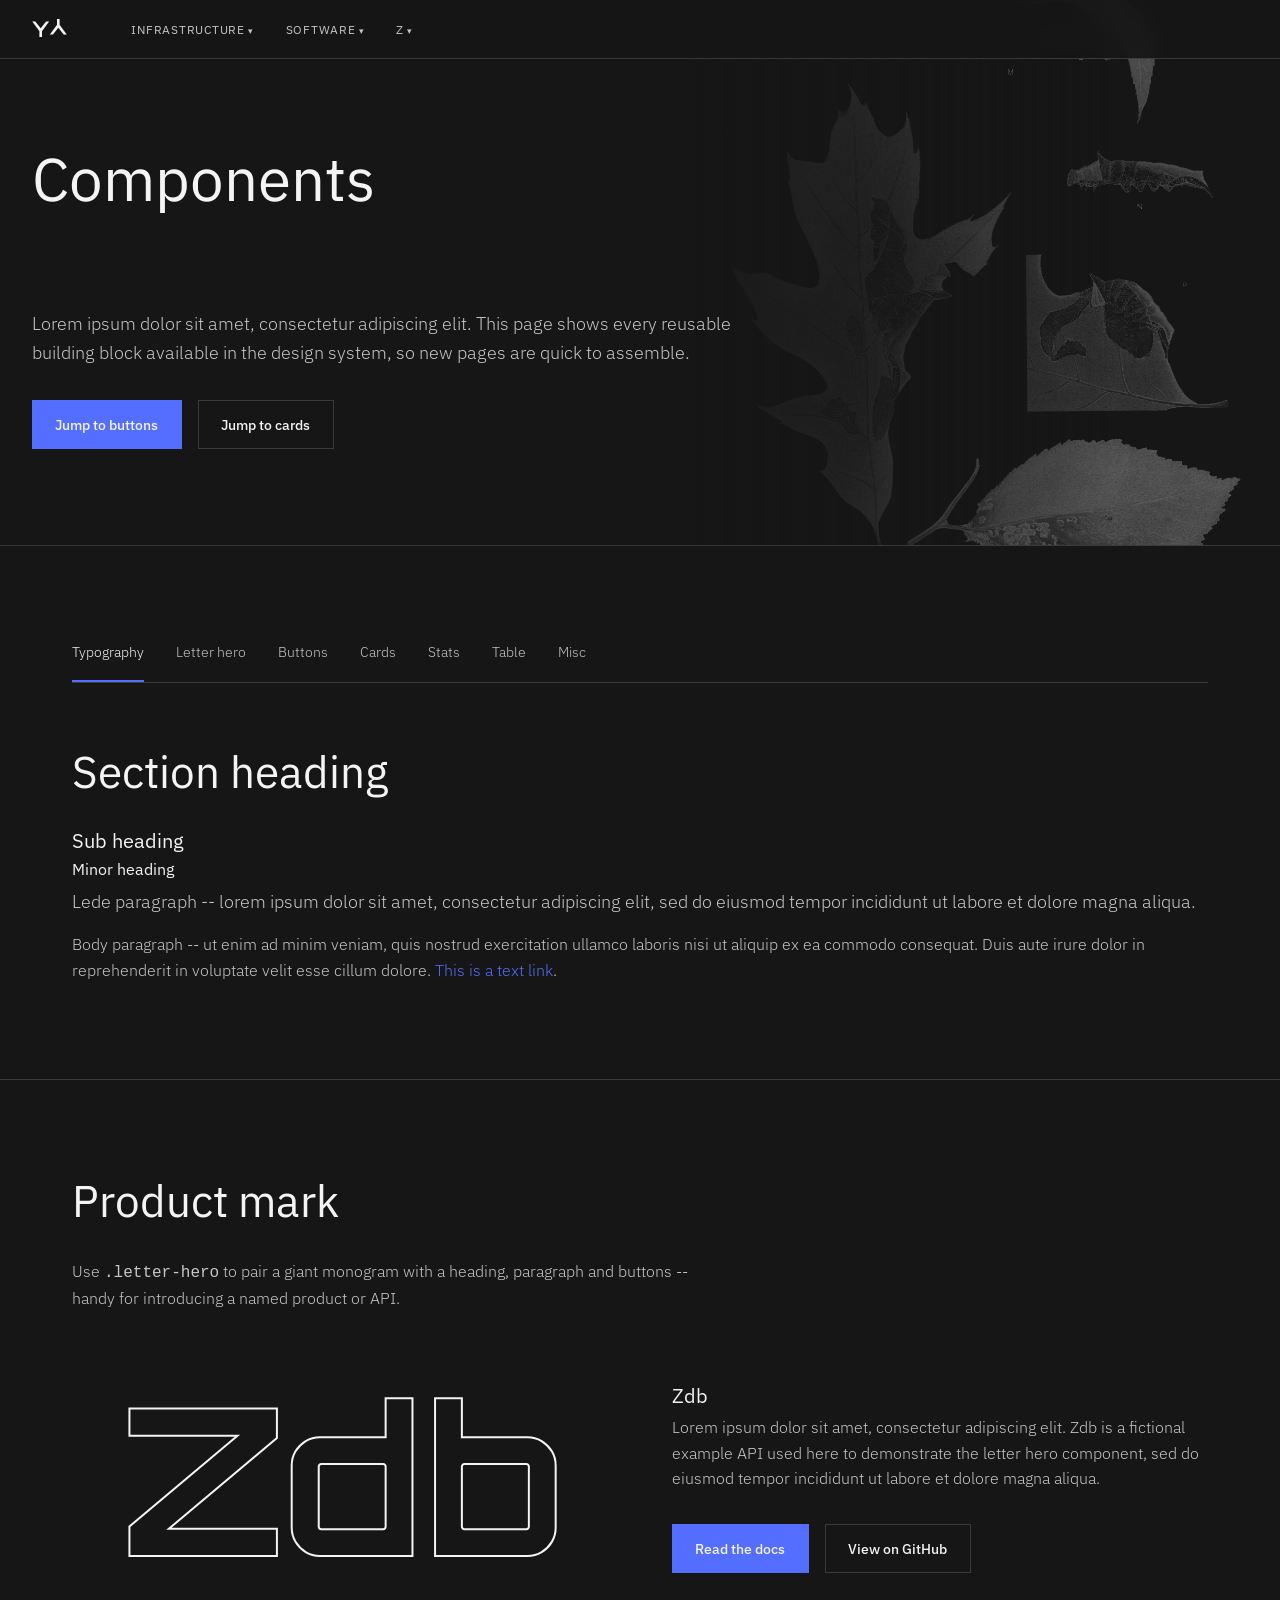
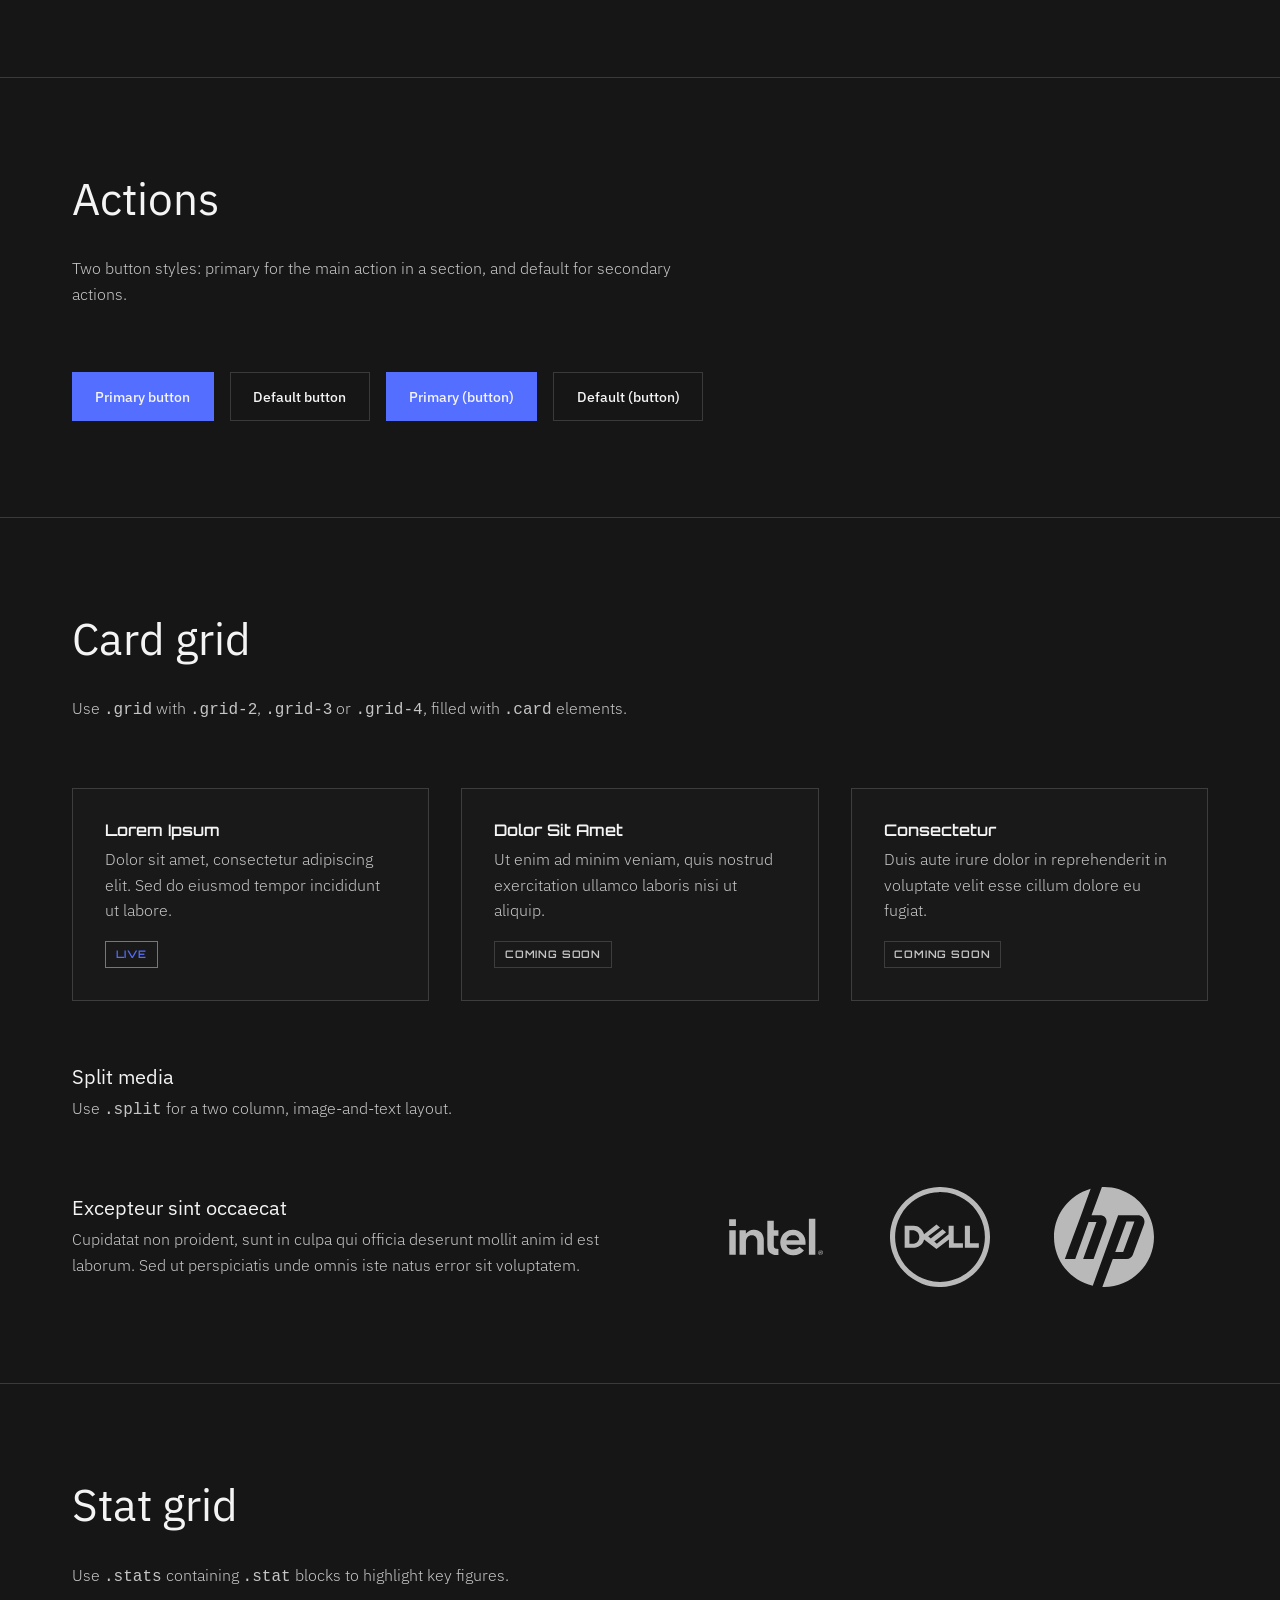
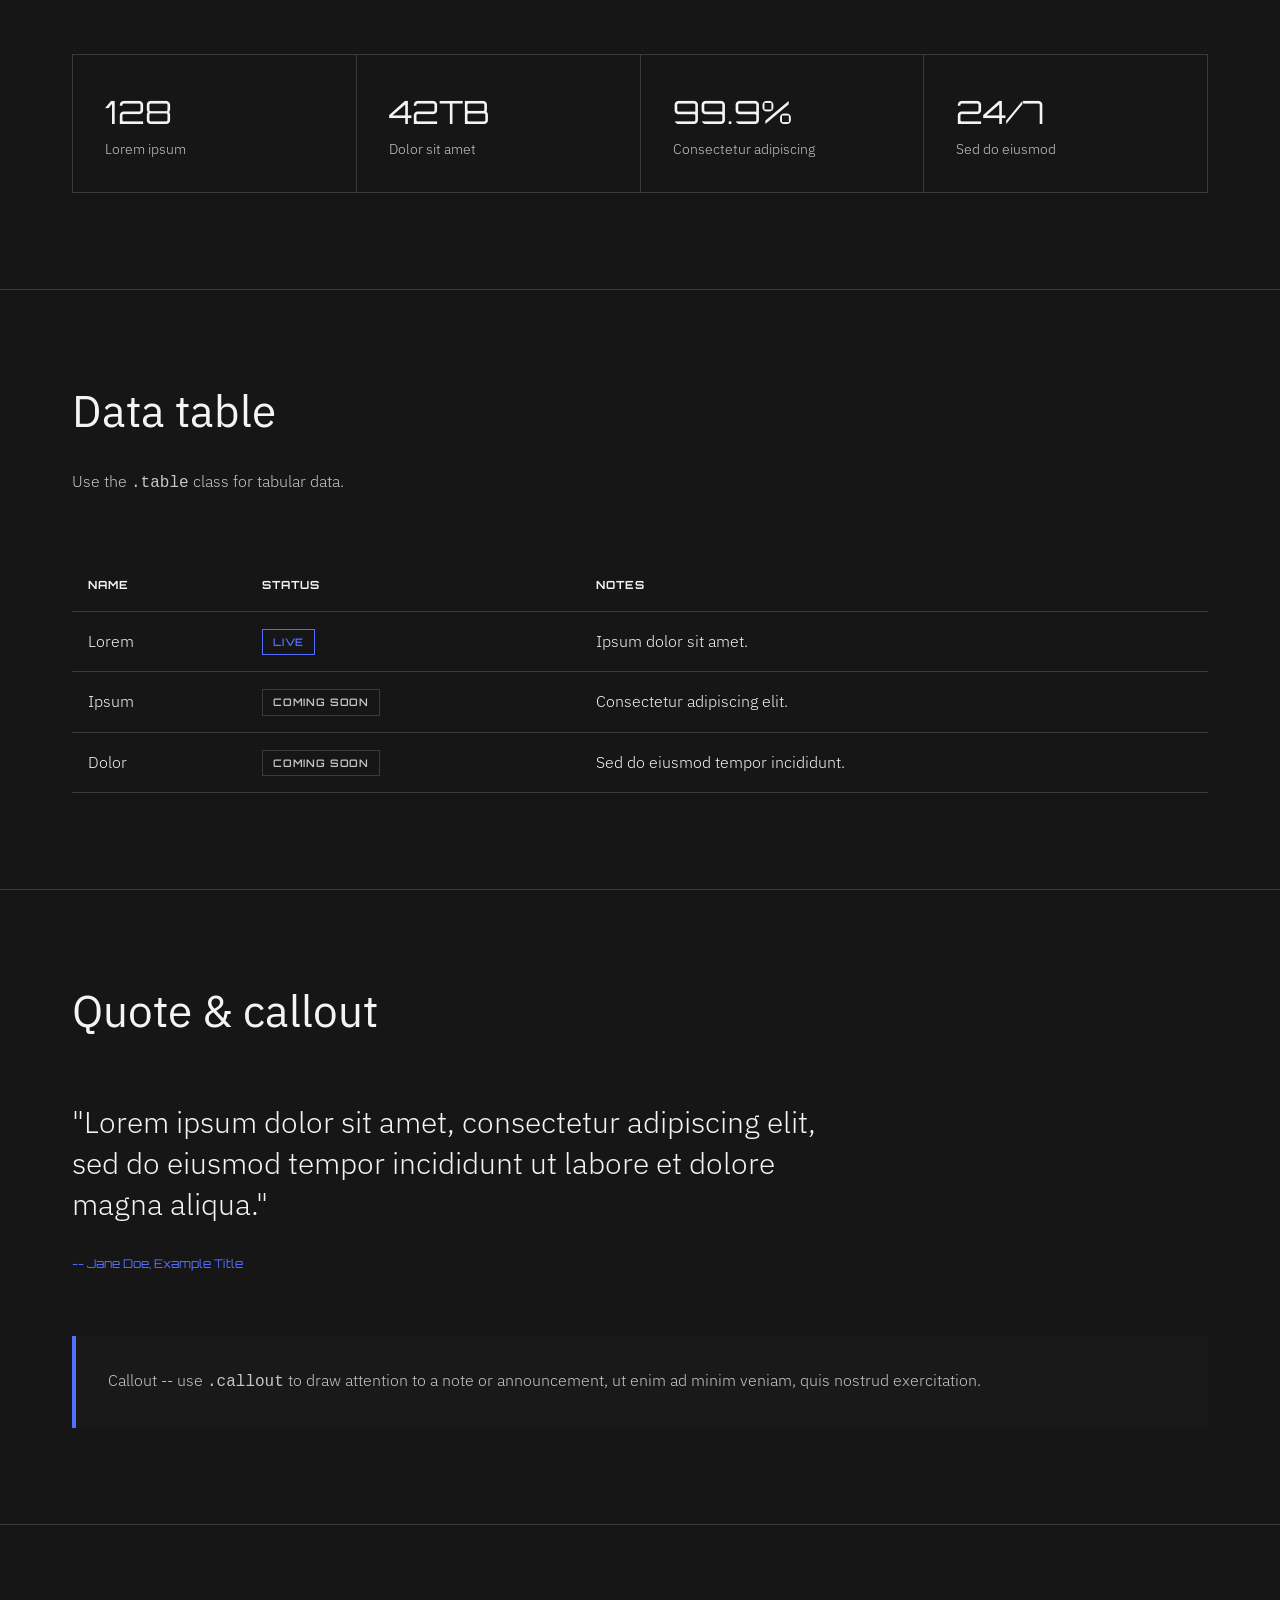
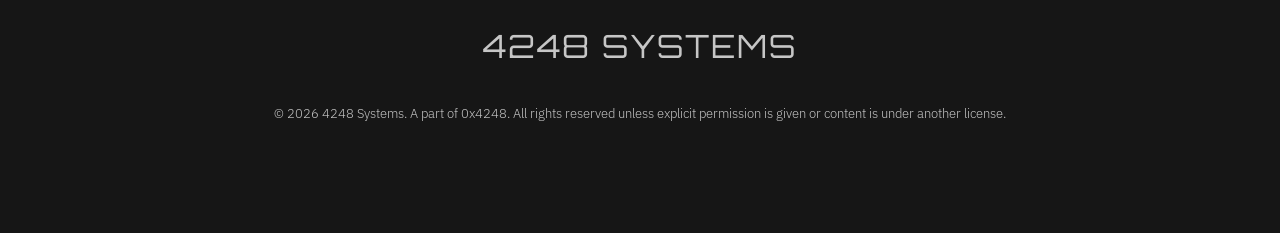
<file: components.html>
<!DOCTYPE html>
<html lang="en">
<head>
  <meta charset="UTF-8">
  <meta name="viewport" content="width=device-width, initial-scale=1.0">
  <title>Components | 4248 Systems</title>
  <link rel="preconnect" href="https://fonts.googleapis.com">
  <link rel="preconnect" href="https://fonts.gstatic.com" crossorigin>
  <link href="https://fonts.googleapis.com/css2?family=IBM+Plex+Sans:wght@300;400;500;600&family=Orbitron:wght@400;600;700&display=swap" rel="stylesheet">
  <link rel="stylesheet" href="style.css">
</head>
<body>

  <div id="nav"></div>

  <header class="hero">
    <div class="hero-art" style="--hero-art: url('/img/leaves.jpg')" aria-hidden="true"></div>
    <div class="hero-inner">
      <h1>Components</h1>
      <p class="lede">Lorem ipsum dolor sit amet, consectetur adipiscing elit. This page shows every reusable building block available in the design system, so new pages are quick to assemble.</p>
      <div class="hero-actions">
        <a href="#buttons" class="btn btn-primary">Jump to buttons</a>
        <a href="#cards" class="btn">Jump to cards</a>
      </div>
    </div>
  </header>

  <section class="section reveal">
    <div class="container">
      <div class="tabs">
        <a href="#typography" aria-current="page">Typography</a>
        <a href="#letter-hero">Letter hero</a>
        <a href="#buttons">Buttons</a>
        <a href="#cards">Cards</a>
        <a href="#stats">Stats</a>
        <a href="#table">Table</a>
        <a href="#misc">Misc</a>
      </div>

      <div id="typography">
        <h2>Section heading</h2>
        <h3>Sub heading</h3>
        <h4>Minor heading</h4>
        <p class="lede">Lede paragraph -- lorem ipsum dolor sit amet, consectetur adipiscing elit, sed do eiusmod tempor incididunt ut labore et dolore magna aliqua.</p>
        <p>Body paragraph -- ut enim ad minim veniam, quis nostrud exercitation ullamco laboris nisi ut aliquip ex ea commodo consequat. Duis aute irure dolor in reprehenderit in voluptate velit esse cillum dolore. <a class="text-link" href="#buttons">This is a text link</a>.</p>
      </div>
    </div>
  </section>

  <section class="section reveal" id="letter-hero">
    <div class="container">
      <div class="section-header">
        <h2>Product mark</h2>
        <p>Use <code>.letter-hero</code> to pair a giant monogram with a heading, paragraph and buttons -- handy for introducing a named product or API.</p>
      </div>
      <div class="letter-hero">
        <div class="letter-hero-mark" role="img" aria-label="Zdb">Zdb</div>
        <div>
          <h3>Zdb</h3>
          <p>Lorem ipsum dolor sit amet, consectetur adipiscing elit. Zdb is a fictional example API used here to demonstrate the letter hero component, sed do eiusmod tempor incididunt ut labore et dolore magna aliqua.</p>
          <div class="hero-actions">
            <a href="#" class="btn btn-primary">Read the docs</a>
            <a href="#" class="btn">View on GitHub</a>
          </div>
        </div>
      </div>
    </div>
  </section>

  <section class="section reveal" id="buttons">
    <div class="container">
      <div class="section-header">
        <h2>Actions</h2>
        <p>Two button styles: primary for the main action in a section, and default for secondary actions.</p>
      </div>
      <div class="hero-actions">
        <a href="#" class="btn btn-primary">Primary button</a>
        <a href="#" class="btn">Default button</a>
        <button class="btn btn-primary" type="button">Primary (button)</button>
        <button class="btn" type="button">Default (button)</button>
      </div>
    </div>
  </section>

  <section class="section reveal" id="cards">
    <div class="container">
      <div class="section-header">
        <h2>Card grid</h2>
        <p>Use <code>.grid</code> with <code>.grid-2</code>, <code>.grid-3</code> or <code>.grid-4</code>, filled with <code>.card</code> elements.</p>
      </div>
      <div class="grid grid-3">
        <div class="card">
          <h3>Lorem Ipsum</h3>
          <p>Dolor sit amet, consectetur adipiscing elit. Sed do eiusmod tempor incididunt ut labore.</p>
          <span class="badge badge-live">Live</span>
        </div>
        <div class="card">
          <h3>Dolor Sit Amet</h3>
          <p>Ut enim ad minim veniam, quis nostrud exercitation ullamco laboris nisi ut aliquip.</p>
          <span class="badge">Coming soon</span>
        </div>
        <div class="card">
          <h3>Consectetur</h3>
          <p>Duis aute irure dolor in reprehenderit in voluptate velit esse cillum dolore eu fugiat.</p>
          <span class="badge">Coming soon</span>
        </div>
      </div>

      <h3 class="mt-lg">Split media</h3>
      <p>Use <code>.split</code> for a two column, image-and-text layout.</p>
      <div class="split mt-lg">
        <div>
          <h3>Excepteur sint occaecat</h3>
          <p>Cupidatat non proident, sunt in culpa qui officia deserunt mollit anim id est laborum. Sed ut perspiciatis unde omnis iste natus error sit voluptatem.</p>
        </div>
        <div class="logo-row">
          <img src="icons/intel.svg" alt="Intel">
          <img src="icons/dell.svg" alt="Dell">
          <img src="icons/hp.svg" alt="HP">
        </div>
      </div>
    </div>
  </section>

  <section class="section reveal" id="stats">
    <div class="container">
      <div class="section-header">
        <h2>Stat grid</h2>
        <p>Use <code>.stats</code> containing <code>.stat</code> blocks to highlight key figures.</p>
      </div>
      <div class="stats">
        <div class="stat">
          <div class="stat-value">128</div>
          <div class="stat-label">Lorem ipsum</div>
        </div>
        <div class="stat">
          <div class="stat-value">42TB</div>
          <div class="stat-label">Dolor sit amet</div>
        </div>
        <div class="stat">
          <div class="stat-value">99.9%</div>
          <div class="stat-label">Consectetur adipiscing</div>
        </div>
        <div class="stat">
          <div class="stat-value">24/7</div>
          <div class="stat-label">Sed do eiusmod</div>
        </div>
      </div>
    </div>
  </section>

  <section class="section reveal" id="table">
    <div class="container">
      <div class="section-header">
        <h2>Data table</h2>
        <p>Use the <code>.table</code> class for tabular data.</p>
      </div>
      <table class="table">
        <thead>
          <tr>
            <th>Name</th>
            <th>Status</th>
            <th>Notes</th>
          </tr>
        </thead>
        <tbody>
          <tr>
            <td>Lorem</td>
            <td><span class="badge badge-live">Live</span></td>
            <td>Ipsum dolor sit amet.</td>
          </tr>
          <tr>
            <td>Ipsum</td>
            <td><span class="badge">Coming soon</span></td>
            <td>Consectetur adipiscing elit.</td>
          </tr>
          <tr>
            <td>Dolor</td>
            <td><span class="badge">Coming soon</span></td>
            <td>Sed do eiusmod tempor incididunt.</td>
          </tr>
        </tbody>
      </table>
    </div>
  </section>

  <section class="section reveal" id="misc">
    <div class="container">
      <div class="section-header">
        <h2>Quote &amp; callout</h2>
      </div>

      <blockquote class="quote">
        "Lorem ipsum dolor sit amet, consectetur adipiscing elit, sed do eiusmod tempor incididunt ut labore et dolore magna aliqua."
        <cite>-- Jane Doe, Example Title</cite>
      </blockquote>

      <div class="callout mt-lg">
        <p>Callout -- use <code>.callout</code> to draw attention to a note or announcement, ut enim ad minim veniam, quis nostrud exercitation.</p>
      </div>
    </div>
  </section>

  <footer class="footer reveal">
    <div class="footer-logo">4248 SYSTEMS</div>
    <p>&copy; 2026 4248 Systems. A part of 0x4248. All rights reserved unless explicit permission is given or content is under another license.</p>
  </footer>

  <script src="nav.js"></script>
  <script src="reveal.js"></script>
</body>
</html>
</file>
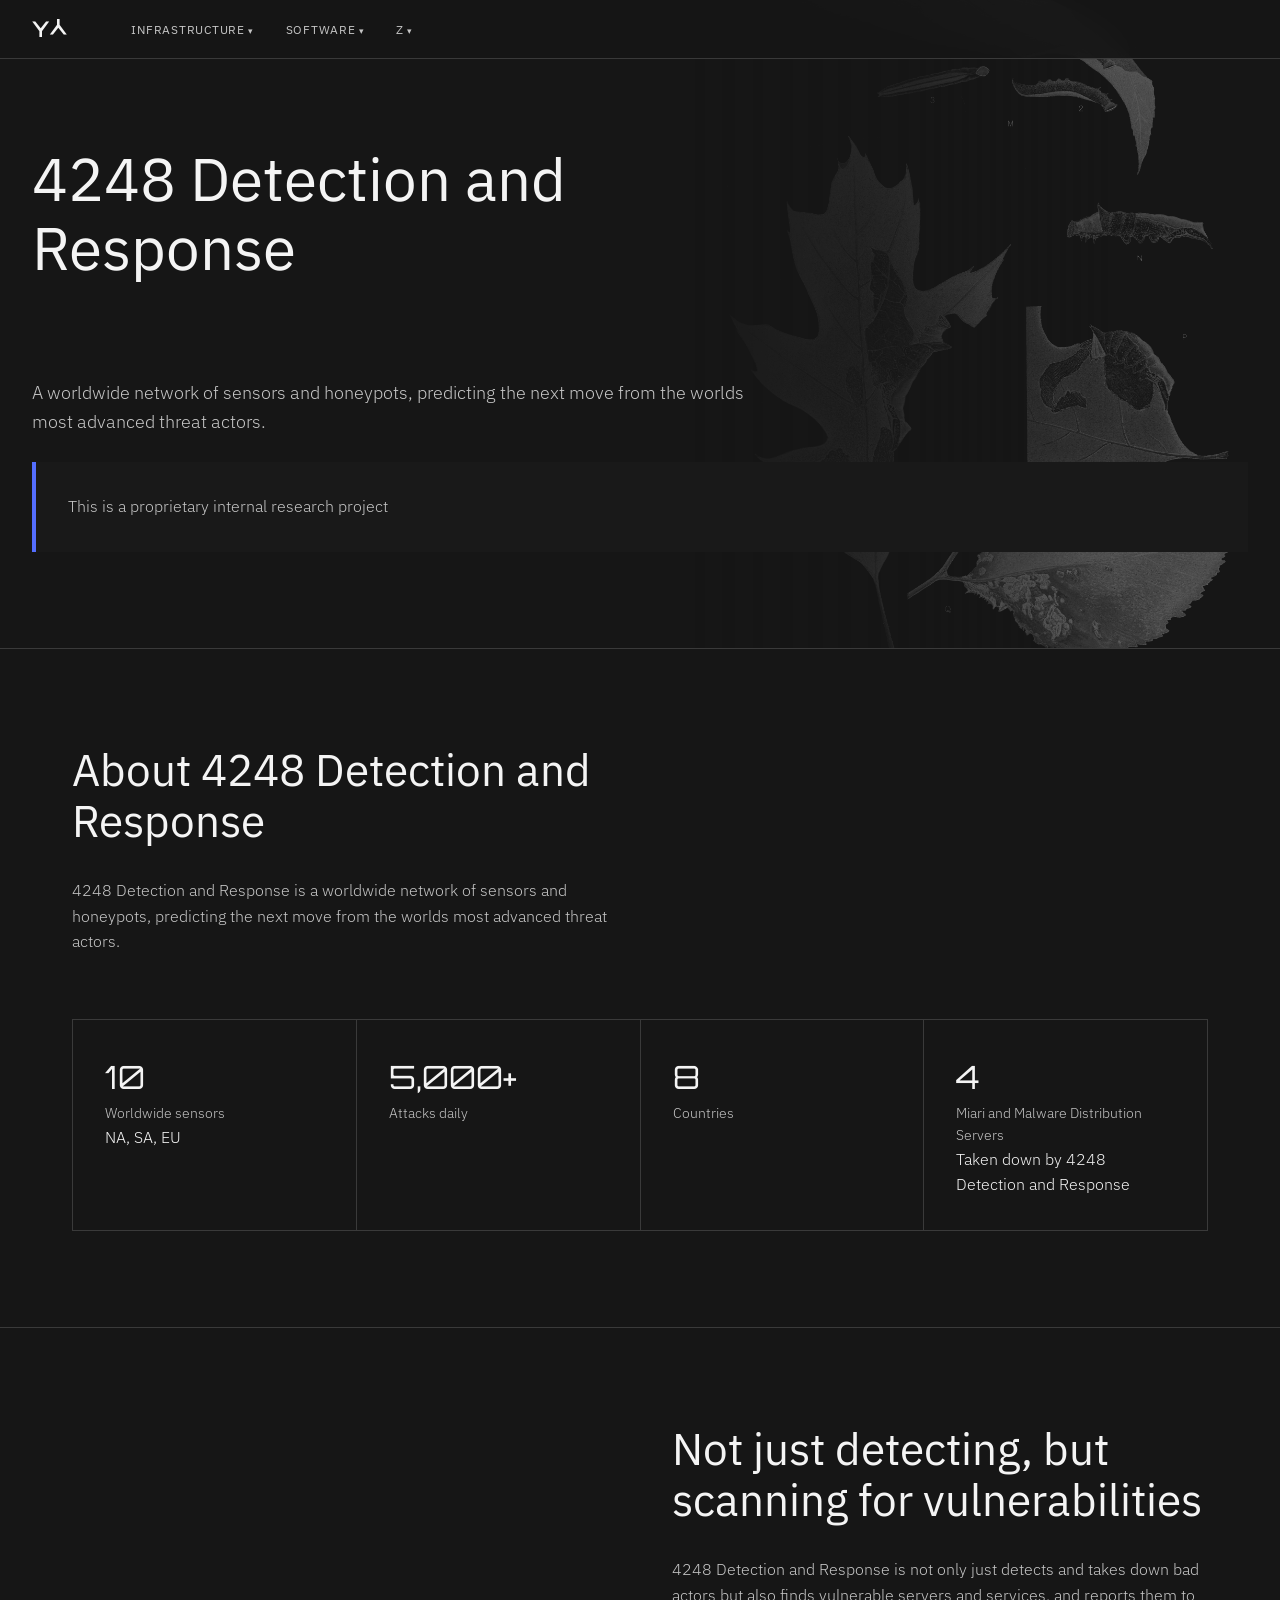
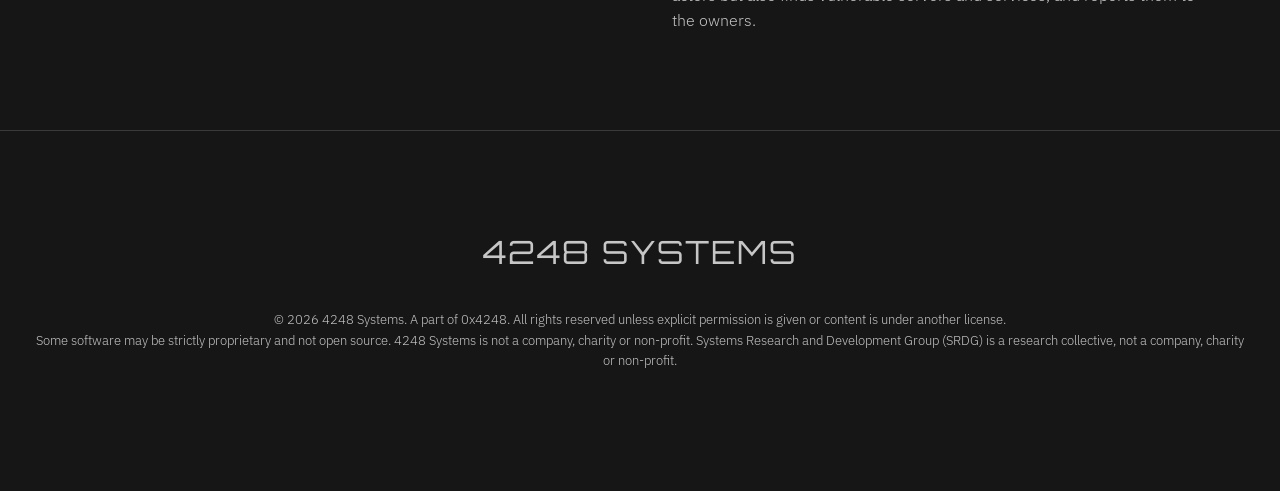
<file: infrastructure/detection.html>
<!DOCTYPE html>
<html lang="en">
<head>
  <meta charset="UTF-8">
  <meta name="viewport" content="width=device-width, initial-scale=1.0">
  <title>4248 Systems - Detection and Response</title>
  <meta name="description" content="4248 Systems — an independent systems engineering and research initiative focused on networking, infrastructure and distributed services.">
  <link rel="preconnect" href="https://fonts.googleapis.com">
  <link rel="preconnect" href="https://fonts.gstatic.com" crossorigin>
  <link href="https://fonts.googleapis.com/css2?family=IBM+Plex+Sans:wght@300;400;500;600&family=Orbitron:wght@400;600;700&display=swap" rel="stylesheet">
  <link rel="stylesheet" href="/style.css">
</head>
<body>

  <div id="nav"></div>

  <header class="hero">
    <div class="hero-art" style="--hero-art: url('/img/leaves.jpg')" aria-hidden="true"></div>
    <div class="hero-inner">
      <h1>4248 Detection and Response</h1>
      <p class="lede">A worldwide network of sensors and honeypots, predicting the next move from the worlds most advanced threat actors.</p>
    </div>
    <br>
    <div class="callout">
        <p>This is a proprietary internal research project</p>
    </div>
  </header>

  <section class="section reveal" id="about">
    <div class="container">
        <div class="split">
            <div>
            <h2>About 4248 Detection and Response</h2>
            <p>4248 Detection and Response is a worldwide network of sensors and honeypots, predicting the next move from the worlds most advanced threat actors.</p>
            </div>
        </div>
                  <div class="stats mt-lg">
        <div class="stat">
          <div class="stat-value">10</div>
          <div class="stat-label">Worldwide sensors</div>
          <div class="stat-note">NA, SA, EU</div>
        </div>
        <div class="stat">
          <div class="stat-value">5,000+</div>
          <div class="stat-label">Attacks daily</div>
        </div>
        <div class="stat">
          <div class="stat-value">8</div>
          <div class="stat-label">Countries</div>
        </div>
        <div class="stat">
          <div class="stat-value">4</div>
          <div class="stat-label">Miari and Malware Distribution Servers</div>
          <div class="stat-note">Taken down by 4248 Detection and Response</div>
        </div>
      </div>
    </div>

  </section>

  <section class="section reveal" id="z-system">
    <div class="container">
      <div class="letter-hero">
        <div></div>
        <div>
          <h2>Not just detecting, but scanning for vulnerabilities</h2>
            <p>4248 Detection and Response is not only just detects and takes down bad actors but also finds vulnerable servers and services, and reports them to the owners.</p>
        </div>
        </div>
        </div>
    </section>

  <footer class="footer reveal">
    <div class="footer-logo">4248 SYSTEMS</div>
    <p>&copy; 2026 4248 Systems. A part of 0x4248. All rights reserved unless explicit permission is given or content is under another license.<br>Some software may be strictly proprietary and not open source. 4248 Systems is not a company, charity or non-profit. Systems Research and Development Group (SRDG) is a research collective, not a company, charity or non-profit.</p>
  </footer>

  <script src="/nav.js"></script>
  <script src="/reveal.js"></script>
</body>
</html>
</file>
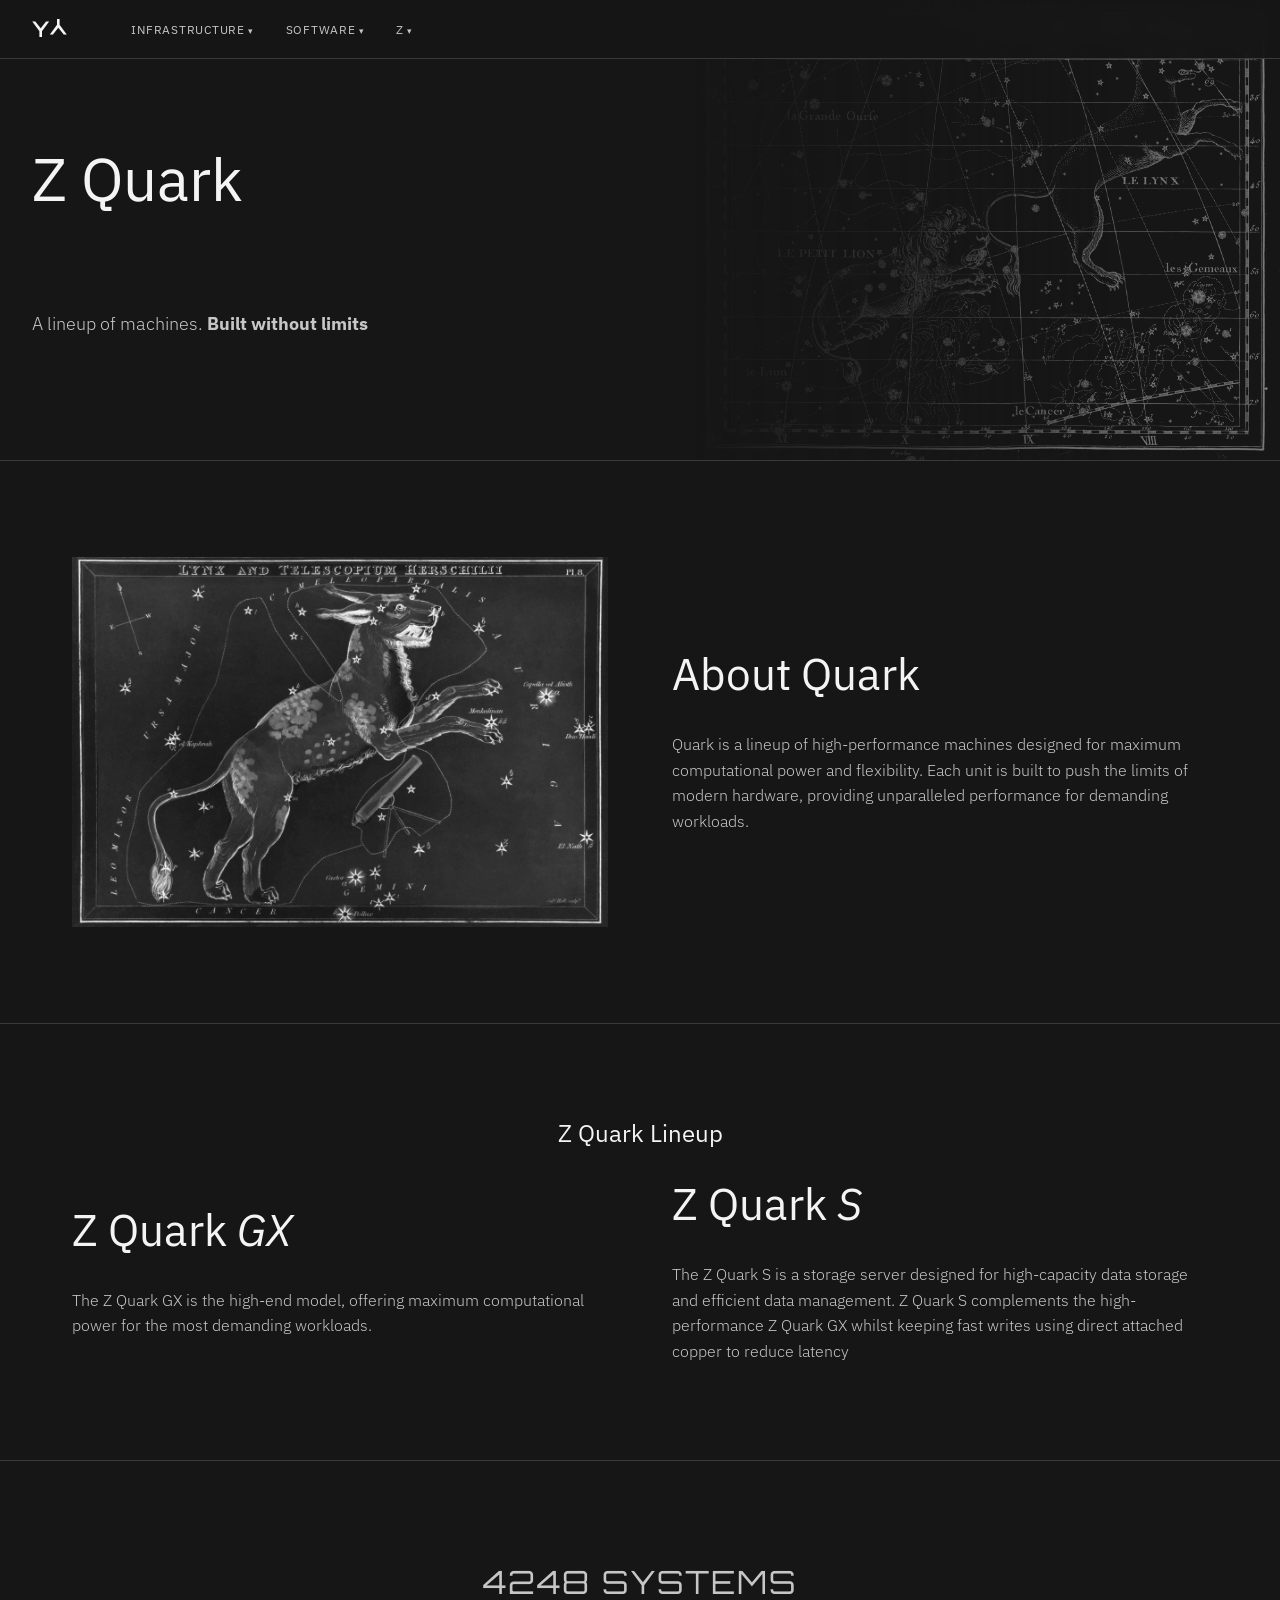
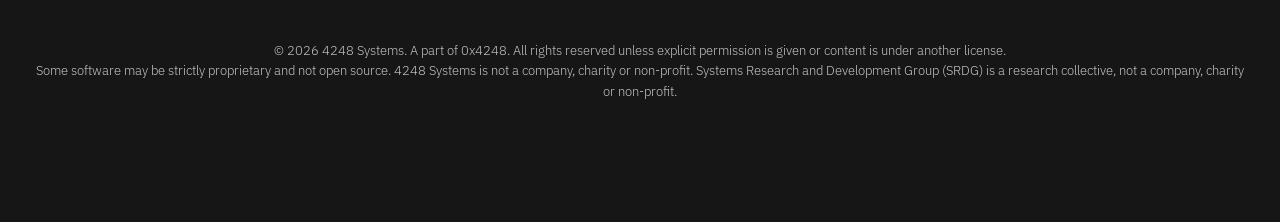
<file: infrastructure/quark.html>
<!DOCTYPE html>
<html lang="en">
<head>
  <meta charset="UTF-8">
  <meta name="viewport" content="width=device-width, initial-scale=1.0">
  <title>4248 Systems - Quark</title>
  <meta name="description" content="4248 Systems — an independent systems engineering and research initiative focused on networking, infrastructure and distributed services.">
  <link rel="preconnect" href="https://fonts.googleapis.com">
  <link rel="preconnect" href="https://fonts.gstatic.com" crossorigin>
  <link href="https://fonts.googleapis.com/css2?family=IBM+Plex+Sans:wght@300;400;500;600&family=Orbitron:wght@400;600;700&display=swap" rel="stylesheet">
  <link rel="stylesheet" href="/style.css">
</head>
<body>

  <div id="nav"></div>

  <header class="hero">
    <div class="hero-art" style="--hero-art: url('/img/lion.jpg')" aria-hidden="true"></div>
    <div class="hero-inner">
      <h1>Z Quark</h1>
      <p class="lede">A lineup of machines. <strong>Built without limits</strong></p>
    </div>
    <br>
  </header>

  <section class="section reveal" id="about">
    <div class="container">
        <div class="split">
            <div>
              <img src="/img/lynx.jpg" class="image-color">
            </div>
            <div>
            <h2>About Quark</h2>
            <p>Quark is a lineup of high-performance machines designed for maximum computational power and flexibility. Each unit is built to push the limits of modern hardware, providing unparalleled performance for demanding workloads.</p>
            </div>
        </div>
    </div>
  </section>

  <!-- The line up is Z Quark GX and Z Quark S -->

  <section class="section reveal" id="lineup">
    <div class="container">
        <h2 style="text-align: center; font-size: x-large;">Z Quark Lineup</h2>
        <div class="split">
            <div>
                <h2>Z Quark <i>GX</i></h2>
                <p>The Z Quark GX is the high-end model, offering maximum computational power for the most demanding workloads.</p>
            </div>
            <div>
                <h2>Z Quark <i>S</i></h2>
                <p>The Z Quark S is a storage server designed for high-capacity data storage and efficient data management. Z Quark S complements the high-performance Z Quark GX whilst keeping fast writes using direct attached copper to reduce latency</p>
            </div>
        </div>
    </div>
  </section>

  <footer class="footer reveal">
    <div class="footer-logo">4248 SYSTEMS</div>
    <p>&copy; 2026 4248 Systems. A part of 0x4248. All rights reserved unless explicit permission is given or content is under another license.<br>Some software may be strictly proprietary and not open source. 4248 Systems is not a company, charity or non-profit. Systems Research and Development Group (SRDG) is a research collective, not a company, charity or non-profit.</p>
  </footer>

  <script src="/nav.js"></script>
  <script src="/reveal.js"></script>
</body>
</html>
</file>
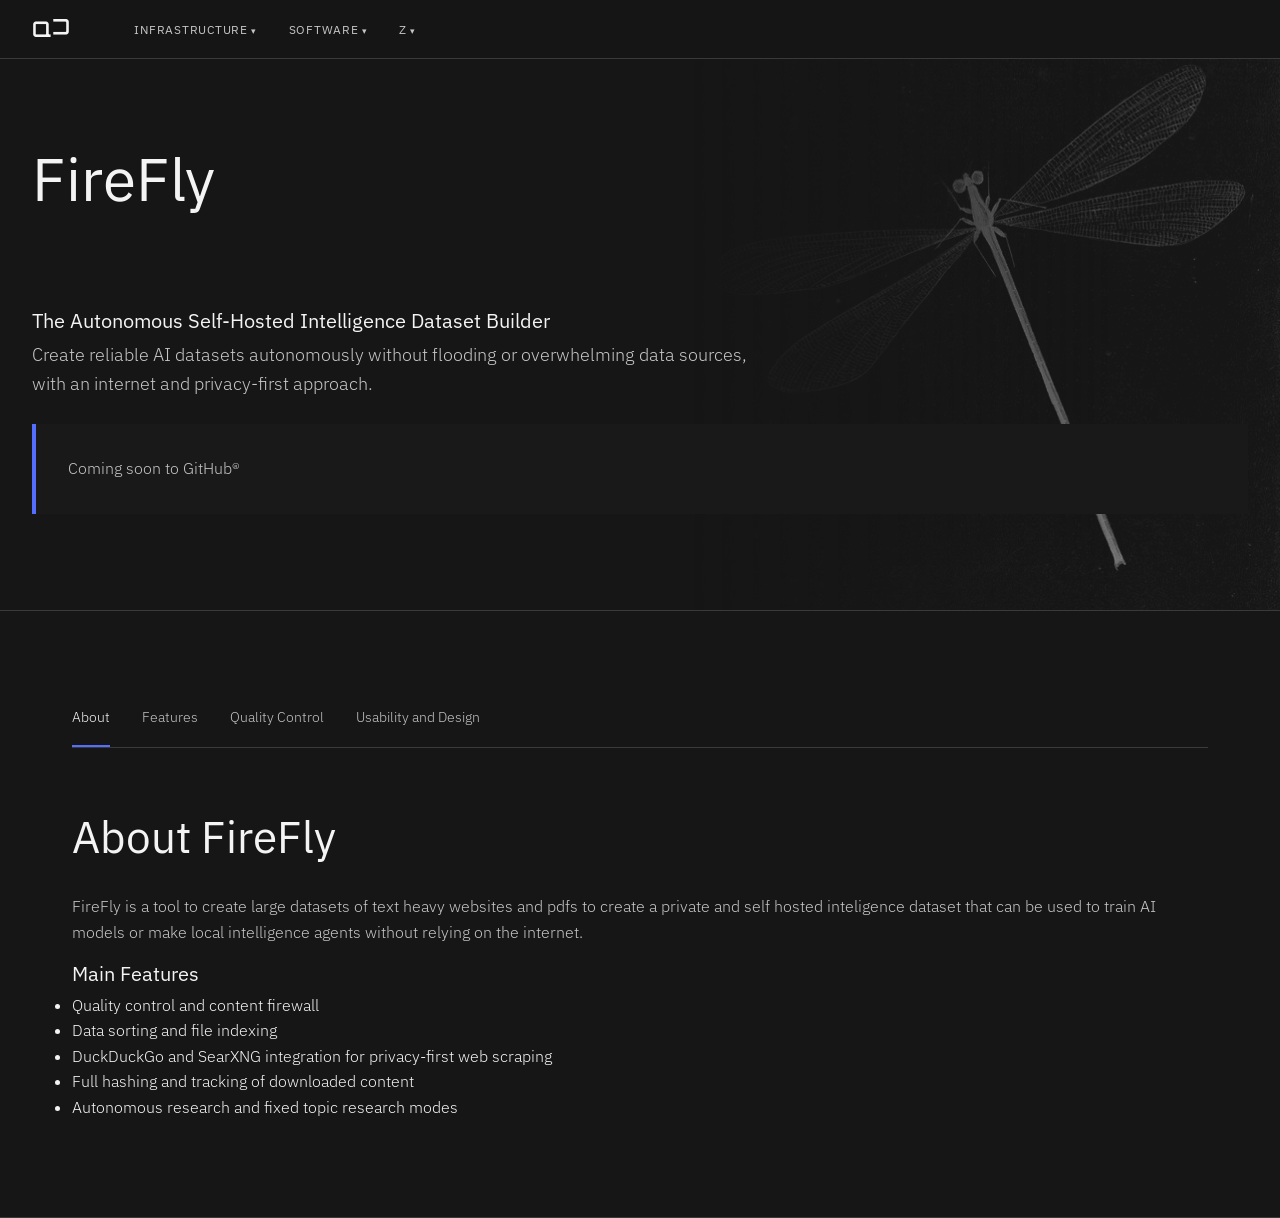
<file: software/firefly.html>
<!DOCTYPE html>
<html lang="en">
<head>
  <meta charset="UTF-8">
  <meta name="viewport" content="width=device-width, initial-scale=1.0">
  <title>4248 Systems - FireFly</title>
  <meta name="description" content="4248 Systems — an independent systems engineering and research initiative focused on networking, infrastructure and distributed services.">
  <link rel="preconnect" href="https://fonts.googleapis.com">
  <link rel="preconnect" href="https://fonts.gstatic.com" crossorigin>
  <link href="https://fonts.googleapis.com/css2?family=IBM+Plex+Sans:wght@300;400;500;600&family=Orbitron:wght@400;600;700&display=swap" rel="stylesheet">
  <link rel="stylesheet" href="/style.css">
</head>
<body>

  <div id="nav"></div>

  <header class="hero">
    <div class="hero-art" style="--hero-art: url('/img/dragonfly.png')" aria-hidden="true"></div>
    <div class="hero-inner">
      <h1>FireFly</h1>
      <h3>The Autonomous Self-Hosted Intelligence Dataset Builder</h3>
      <p class="lede">Create reliable AI datasets autonomously without flooding or overwhelming data sources, with an internet and privacy-first approach.</p>
    </div>
    <br>
    <div class="callout">
        <p>Coming soon to GitHub®</p>
    </div>
  </header>
    <section class="section reveal">
    <div class="container">
      <div class="tabs">
        <a href="#about" aria-current="page">About</a>
        <a href="#firefly-features">Features</a>
        <a href="#buttons">Quality Control</a>
        <a href="#cards">Usability and Design</a>
      </div>

      <div id="about">
        <h2>About FireFly</h2>
        <p>FireFly is a tool to create large datasets of text heavy websites and pdfs to create a private and self hosted inteligence dataset that can be used to train AI models or make local intelligence agents without relying on the internet.</p>
        <h3>Main Features</h3>
        <ul>
          <li>Quality control and content firewall</li>
          <li>Data sorting and file indexing</li>
          <li>DuckDuckGo and SearXNG integration for privacy-first web scraping</li>
          <li>Full hashing and tracking of downloaded content</li>
          <li>Autonomous research and fixed topic research modes</li>
        </ul>
      </div>
    </div>
  </section>

  <script src="/nav.js"></script>
  <script src="/reveal.js"></script>
</body>
</html>
</file>
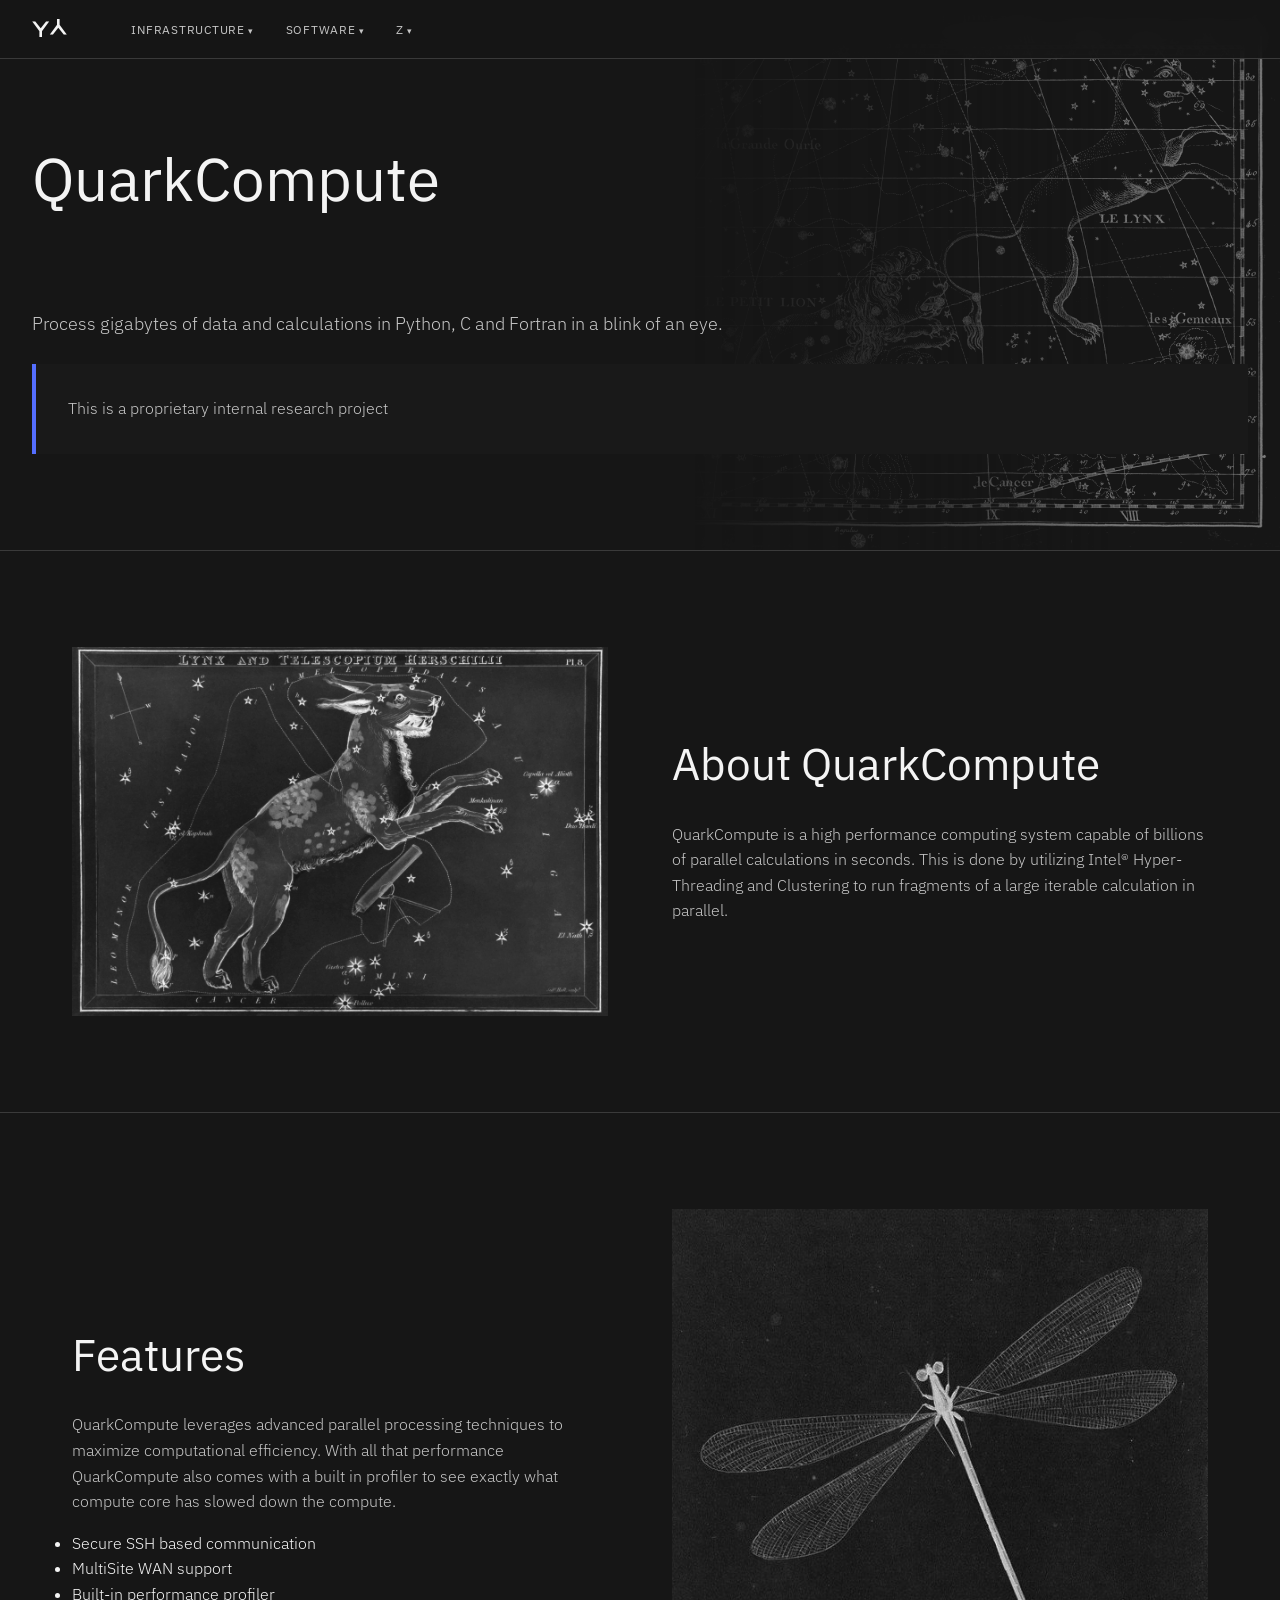
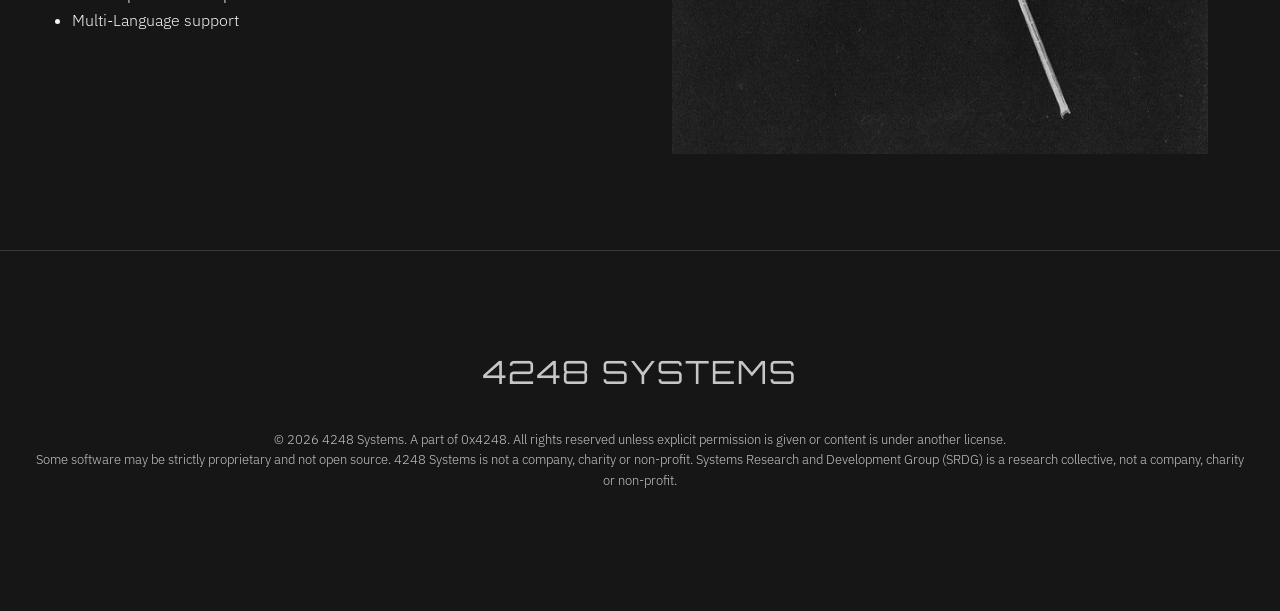
<file: software/quarkcompute.html>
<!DOCTYPE html>
<html lang="en">
<head>
  <meta charset="UTF-8">
  <meta name="viewport" content="width=device-width, initial-scale=1.0">
  <title>4248 Systems - QuarkCompute</title>
  <meta name="description" content="4248 Systems — an independent systems engineering and research initiative focused on networking, infrastructure and distributed services.">
  <link rel="preconnect" href="https://fonts.googleapis.com">
  <link rel="preconnect" href="https://fonts.gstatic.com" crossorigin>
  <link href="https://fonts.googleapis.com/css2?family=IBM+Plex+Sans:wght@300;400;500;600&family=Orbitron:wght@400;600;700&display=swap" rel="stylesheet">
  <link rel="stylesheet" href="/style.css">
</head>
<body>

  <div id="nav"></div>

  <header class="hero">
    <div class="hero-art" style="--hero-art: url('/img/lion.jpg')" aria-hidden="true"></div>
    <div class="hero-inner">
      <h1>QuarkCompute</h1>
      <p class="lede">Process gigabytes of data and calculations in Python, C and Fortran in a blink of an eye.</p>
    </div>
    <br>
    <div class="callout">
        <p>This is a proprietary internal research project</p>
    </div>
  </header>

  <section class="section reveal" id="about">
    <div class="container">
        <div class="split">
            <div>
              <img src="/img/lynx.jpg" class="image-color">
            </div>
            <div>
            <h2>About QuarkCompute</h2>
            <p>QuarkCompute is a high performance computing system capable of billions of parallel calculations in seconds. This is done by utilizing Intel® Hyper-Threading and Clustering to run fragments of a large iterable calculation in parallel.</p>
          </div>
        </div>
    </div>
  </section>

  <section class="section reveal" id="features">
    <div class="container">
        <div class="split">

            <div>
            <h2>Features</h2>
            <p>QuarkCompute leverages advanced parallel processing techniques to maximize computational efficiency. With all that performance QuarkCompute also comes with a built in profiler to see exactly what compute core has slowed down the compute.</p>
            <ul>
              <li>Secure SSH based communication</li>
              <li>MultiSite WAN support</li>
              <li>Built-in performance profiler</li>
              <li>Multi-Language support</li>
            </ul>
          </div>
            <div>
              <img src="/img/dragonfly.png" class="image-color">
            </div>
        </div>
    </div>
  </section>

  <footer class="footer reveal">
    <div class="footer-logo">4248 SYSTEMS</div>
    <p>&copy; 2026 4248 Systems. A part of 0x4248. All rights reserved unless explicit permission is given or content is under another license.<br>Some software may be strictly proprietary and not open source. 4248 Systems is not a company, charity or non-profit. Systems Research and Development Group (SRDG) is a research collective, not a company, charity or non-profit.</p>
  </footer>

  <script src="/nav.js"></script>
  <script src="/reveal.js"></script>
</body>
</html>
</file>
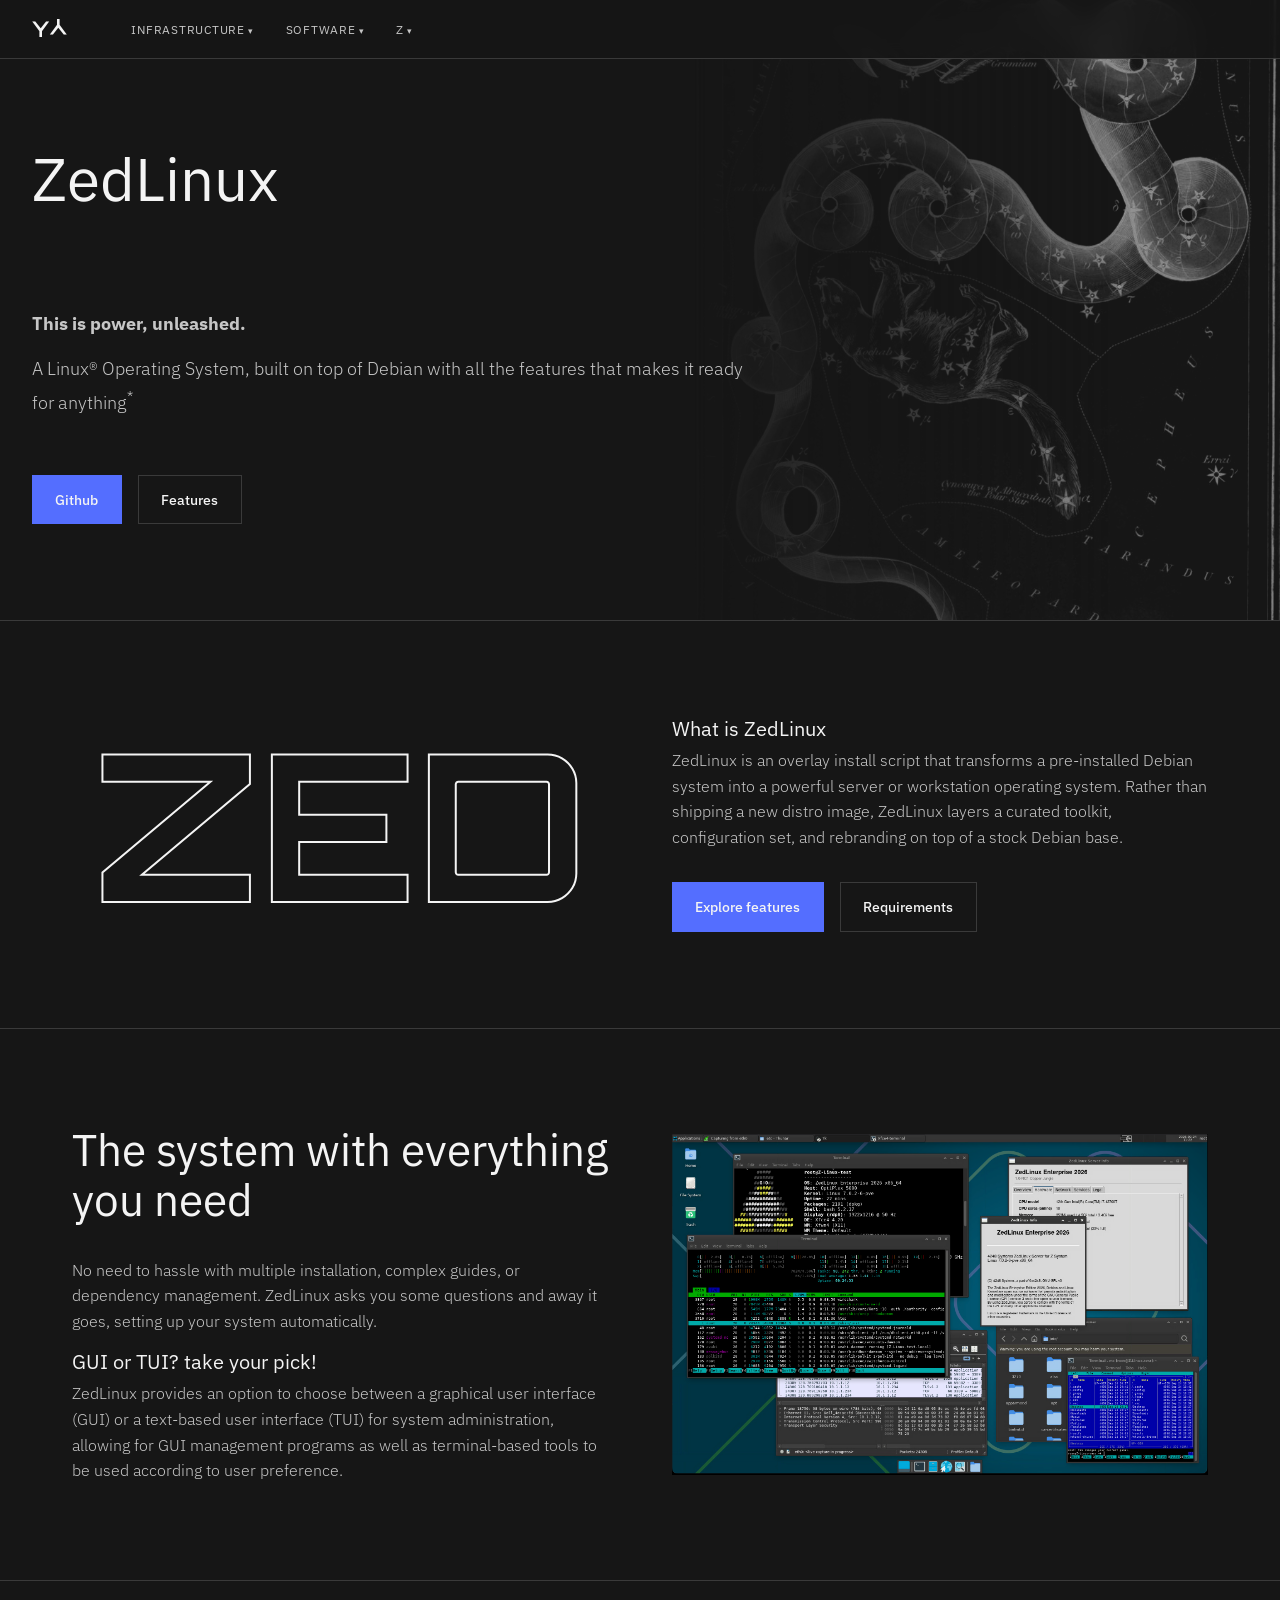
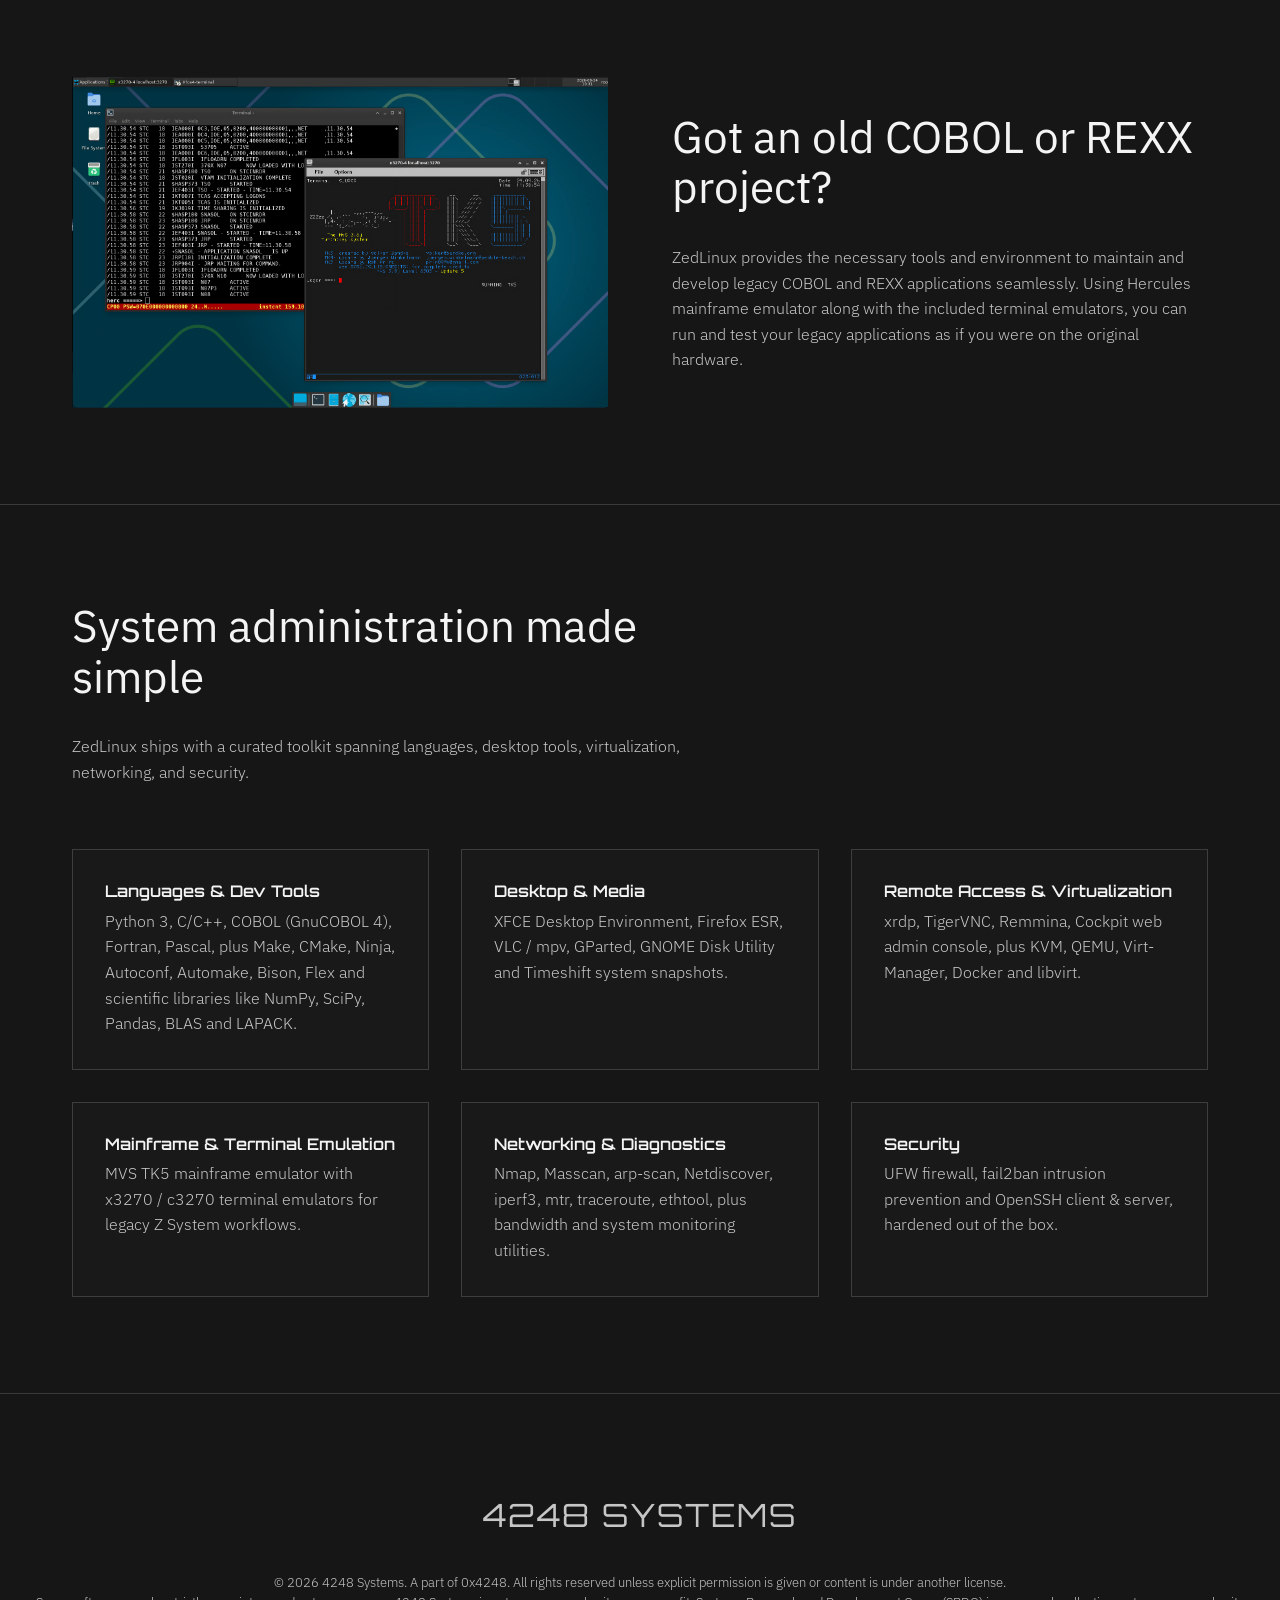
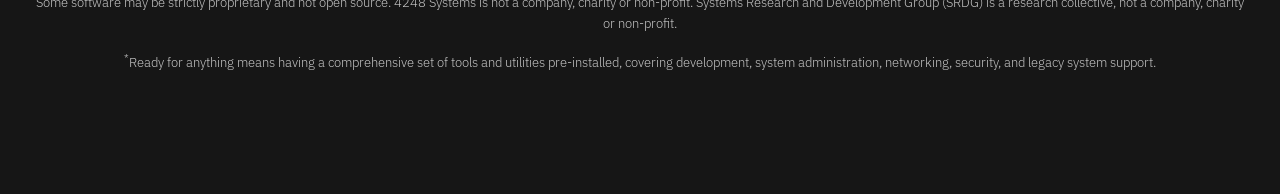
<file: software/zlinux.html>
<!DOCTYPE html>
<html lang="en">
<head>
  <meta charset="UTF-8">
  <meta name="viewport" content="width=device-width, initial-scale=1.0">
  <title>4248 Systems - ZedLinux</title>
  <meta name="description" content="4248 Systems — an independent systems engineering and research initiative focused on networking, infrastructure and distributed services.">
  <link rel="preconnect" href="https://fonts.googleapis.com">
  <link rel="preconnect" href="https://fonts.gstatic.com" crossorigin>
  <link href="https://fonts.googleapis.com/css2?family=IBM+Plex+Sans:wght@300;400;500;600&family=Orbitron:wght@400;600;700&display=swap" rel="stylesheet">
  <link rel="stylesheet" href="/style.css">
</head>
<body>

  <div id="nav"></div>
  <header class="hero">
    <div class="hero-art" style="--hero-art: url('/img/dragon.jpg')" aria-hidden="true"></div>
    <div class="hero-inner">
      <h1>ZedLinux</h1>
      <p class="lede"><b>This is power, unleashed.</b></p>
      <p class="lede">A Linux® Operating System, built on top of Debian with all the features that makes it ready for anything<sup>*</sup></p>
      
    </div>
    <br>
      <div class="hero-actions">
        <a href="https://github.com/4248-systems/ZedLinux" class="btn btn-primary">Github</a>
        <a href="#features" class="btn">Features</a>
      </div>
  </header>


  <section class="section reveal" id="about">
    <div class="container">
      <div class="letter-hero">
        <div class="letter-hero-mark" role="img" aria-label="ZED">ZED</div>
        <div>
          <h3>What is ZedLinux</h3>
          <p>ZedLinux is an overlay install script that transforms a pre-installed Debian system into a powerful server or workstation operating system. Rather than shipping a new distro image, ZedLinux layers a curated toolkit, configuration set, and rebranding on top of a stock Debian base.</p>
          <div class="hero-actions">
            <a href="#features" class="btn btn-primary">Explore features</a>
            <a href="#requirements" class="btn">Requirements</a>
          </div>
        </div>
      </div>
    </div>
  </section>

  <section class="section reveal" id="administration">
    <div class="container">
      <div class="split">
        <div>
          <h2>The system with everything you need</h2>
          <p>No need to hassle with multiple installation, complex guides, or dependency management. ZedLinux asks you some questions and away it goes, setting up your system automatically.</p>
          <h3>GUI or TUI? take your pick!</h3>
          <p>ZedLinux provides an option to choose between a graphical user interface (GUI) or a text-based user interface (TUI) for system administration, allowing for GUI management programs as well as terminal-based tools to be used according to user preference.</p>
        </div>
        <div>
          <img src="ui.png">
        </div>
      </div>
    </div>
  </section>

  <section class="section reveal" id="requirements">
    <div class="container">
      <div class="split">
        <div>
          <img src="mvs.png">
        </div>
        <div>
          <h2>Got an old COBOL or REXX project?</h2>
          <p>ZedLinux provides the necessary tools and environment to maintain and develop legacy COBOL and REXX applications seamlessly. Using Hercules mainframe emulator along with the included terminal emulators, you can run and test your legacy applications as if you were on the original hardware.</p>
        </div>
      </div>
    </div>
  </section>


  <section class="section reveal" id="features">
    <div class="container">
      <div class="section-header">
        <h2>System administration made simple</h2>
        <p>ZedLinux ships with a curated toolkit spanning languages, desktop tools, virtualization, networking, and security.</p>
      </div>
      <div class="grid grid-3">
        <div class="card">
          <h3>Languages & Dev Tools</h3>
          <p>Python 3, C/C++, COBOL (GnuCOBOL 4), Fortran, Pascal, plus Make, CMake, Ninja, Autoconf, Automake, Bison, Flex and scientific libraries like NumPy, SciPy, Pandas, BLAS and LAPACK.</p>
        </div>
        <div class="card">
          <h3>Desktop & Media</h3>
          <p>XFCE Desktop Environment, Firefox ESR, VLC / mpv, GParted, GNOME Disk Utility and Timeshift system snapshots.</p>
        </div>
        <div class="card">
          <h3>Remote Access & Virtualization</h3>
          <p>xrdp, TigerVNC, Remmina, Cockpit web admin console, plus KVM, QEMU, Virt-Manager, Docker and libvirt.</p>
        </div>
        <div class="card">
          <h3>Mainframe & Terminal Emulation</h3>
          <p>MVS TK5 mainframe emulator with x3270 / c3270 terminal emulators for legacy Z System workflows.</p>
        </div>
        <div class="card">
          <h3>Networking & Diagnostics</h3>
          <p>Nmap, Masscan, arp-scan, Netdiscover, iperf3, mtr, traceroute, ethtool, plus bandwidth and system monitoring utilities.</p>
        </div>
        <div class="card">
          <h3>Security</h3>
          <p>UFW firewall, fail2ban intrusion prevention and OpenSSH client & server, hardened out of the box.</p>
        </div>
      </div>
    </div>
  </section>

  <footer class="footer reveal">
    <div class="footer-logo">4248 SYSTEMS</div>
    <p>&copy; 2026 4248 Systems. A part of 0x4248. All rights reserved unless explicit permission is given or content is under another license.<br>Some software may be strictly proprietary and not open source. 4248 Systems is not a company, charity or non-profit. Systems Research and Development Group (SRDG) is a research collective, not a company, charity or non-profit.</p>
    <p><sup>*</sup>Ready for anything means having a comprehensive set of tools and utilities pre-installed, covering development, system administration, networking, security, and legacy system support.</p>
  </footer>

  <script src="/nav.js"></script>
  <script src="/reveal.js"></script>
</body>
</html>
</file>
<file: style.css>
/* ==========================================================================
   4248 Systems -- design system
   Simple, dark, IBM-inspired. Add new pages by reusing these classes.
   ========================================================================== */

*, *::before, *::after { box-sizing: border-box; margin: 0; padding: 0; }

:root {
  /* Colors (kept from previous theme) */
  --bg:      #161616;
  --white:   #f4f4f4;
  --dim:     #c6c6c6;
  --rule:    rgba(244, 244, 244, 0.16);
  --hover:   rgba(244, 244, 244, 0.06);
  --accent:  #546eff;
  --panel:   #191919;

  /* Typography */
  --font-sans: 'IBM Plex Sans', 'Helvetica Neue', Helvetica, Arial, sans-serif;
  --font-mono: 'Orbitron', monospace;

  /* Spacing scale */
  --space-xs: 0.5rem;
  --space-sm: 1rem;
  --space-md: 2rem;
  --space-lg: 4rem;
  --space-xl: 6rem;

  /* Layout */
  --max-width: 1200px;
}

html { scroll-behavior: smooth; }

body {
  background: var(--bg);
  color: var(--white);
  font-family: var(--font-sans);
  font-weight: 300;
  font-size: 16px;
  line-height: 1.6;
  -webkit-font-smoothing: antialiased;
}

a { color: inherit; }

img { max-width: 100%; display: block; }

.container {
  max-width: var(--max-width);
  margin: 0 auto;
  padding: 0 var(--space-md);
}

/* ---------- Typography ---------- */

h1, h2, h3, h4 {
  font-family: var(--font-sans);
  font-weight: 400;
  line-height: 1.15;
}

h1 { font-size: clamp(2.25rem, 5vw, 3.75rem); }
h2 { font-size: clamp(1.75rem, 3.5vw, 2.75rem); margin-bottom: var(--space-md); }
h3 { font-size: 1.25rem; margin-bottom: var(--space-xs); }
h4 { font-size: 1rem; margin-bottom: var(--space-xs); }

p { color: var(--dim); margin-bottom: var(--space-sm); }
p:last-child { margin-bottom: 0; }

.lede { font-size: 1.15rem; color: var(--dim); }

.text-link {
  color: var(--accent);
  text-decoration: none;
  border-bottom: 1px solid transparent;
  transition: border-color 0.15s;
}

.text-link:hover { border-color: var(--accent); }

/* ---------- Buttons ---------- */

.btn {
  display: inline-flex;
  align-items: center;
  gap: 0.6rem;
  padding: 0.75rem 1.4rem;
  border: 1px solid var(--rule);
  background: transparent;
  color: var(--white);
  font-family: var(--font-sans);
  font-size: 0.9rem;
  font-weight: 500;
  text-decoration: none;
  cursor: pointer;
  transition: background 0.15s, border-color 0.15s;
}

.btn:hover { background: var(--hover); }

.btn-primary {
  background: var(--accent);
  border-color: var(--accent);
}

.btn-primary:hover { background: #4457e0; }

/* ---------- Nav ---------- */

.nav {
  position: fixed;
  top: 0; left: 0; right: 0;
  z-index: 100;
  display: flex;
  align-items: center;
  padding: 1rem var(--space-md);
  background: rgba(22, 22, 22, 0.9);
  backdrop-filter: blur(12px);
  border-bottom: 1px solid var(--rule);
  transition: background 0.25s ease, border-color 0.25s ease, padding 0.25s ease, box-shadow 0.25s ease;
  animation: navDropIn 0.5s cubic-bezier(0.2, 0.8, 0.2, 1);
}

.nav.is-scrolled {
  padding-top: 0.7rem;
  padding-bottom: 0.7rem;
  background: rgba(16, 16, 16, 0.96);
  border-bottom-color: var(--accent);
  box-shadow: 0 1px 0 rgba(84, 110, 255, 0.35);
}

@keyframes navDropIn {
  from { opacity: 0; transform: translateY(-100%); }
  to { opacity: 1; transform: translateY(0); }
}

.nav-brand {
  font-family: var(--font-mono);
  font-size: 1.35rem;
  letter-spacing: 0.02em;
  font-weight: 600;
  text-decoration: none;
  color: var(--white);
  margin-right: var(--space-lg);
  line-height: 1;
}

.brand-mark {
  display: inline-flex;
  align-items: center;
  gap: 0.02em;
}

.brand-y-flip {
  display: inline-block;
  transform: rotate(180deg);
}

.nav-links {
  display: flex;
  gap: var(--space-md);
  list-style: none;
}

.nav-links > li {
  position: relative;
}

.nav-links a,
.nav-toggle {
  color: var(--dim);
  font-family: inherit;
  font-size: 0.78rem;
  letter-spacing: 0.06em;
  text-transform: uppercase;
  text-decoration: none;
  transition: color 0.15s;
}

.nav-toggle {
  background: none;
  border: 0;
  padding: 0;
  cursor: pointer;
}

.nav-links a:hover,
.nav-toggle:hover,
.nav-links a[aria-current="page"],
.has-dropdown.is-open > .nav-toggle { color: var(--white); }

.nav-toggle::after {
  content: '\25be';
  display: inline-block;
  margin-left: 0.35em;
  font-size: 0.7em;
  color: var(--dim);
  transition: transform 0.15s ease;
}

.has-dropdown.is-open > .nav-toggle::after {
  transform: rotate(180deg);
}

@media (hover: hover) and (pointer: fine) {
  .has-dropdown::after {
    content: "";
    position: absolute;
    left: 0;
    right: 0;
    top: 100%;
    height: 0.85rem;
  }

  .nav-links > li:last-child .nav-dropdown {
    left: auto;
    right: 0;
  }
}

.nav-dropdown {
  position: absolute;
  top: 100%;
  left: 0;
  z-index: 100;
  display: flex;
  flex-direction: column;
  gap: 0.15rem;
  min-width: 280px;
  padding: 0.85rem;
  background: var(--panel);
  border: 1px solid var(--rule);
  opacity: 0;
  visibility: hidden;
  transform: translateY(4px);
  transition: opacity 0.15s ease, transform 0.15s ease, visibility 0.15s;
}

.has-dropdown.is-open .nav-dropdown {
  opacity: 1;
  visibility: visible;
  transform: translateY(0);
}

.nav-dropdown-label {
  margin: 0 0 0.35rem;
  padding: 0 0.45rem;
  color: var(--dim);
  font-size: 0.68rem;
  letter-spacing: 0.08em;
  text-transform: uppercase;
}

.nav-dropdown a {
  display: block;
  padding: 0.5rem 0.45rem;
  color: var(--white);
  font-size: 0.9rem;
  letter-spacing: normal;
  text-transform: none;
  text-decoration: none;
}

.nav-dropdown a small {
  display: block;
  margin-top: 0.15rem;
  color: var(--dim);
  font-size: 0.75rem;
  font-style: normal;
  letter-spacing: normal;
  line-height: 1.4;
}

.nav-dropdown a:hover,
.nav-dropdown a[aria-current="page"] {
  background: var(--hover);
  color: var(--white);
}

/* ---------- Hero ---------- */

.hero {
  position: relative;
  isolation: isolate;
  overflow: clip;
  padding: 9rem var(--space-md) var(--space-xl);
  border-bottom: 1px solid var(--rule);
}

/* Right-side artwork. Invert, greyscale, then grade into --bg / --dim.
   The plate is only as wide as the image, so the dim grade cannot show as a slab.
   <div class="hero-art" style="--hero-art: url('/img/leaves.jpg')" aria-hidden="true"></div> */
.hero-art {
  --hero-art-position: right center;
  --hero-art-size: cover;
  position: absolute;
  top: 0;
  right: 0;
  bottom: 0;
  width: min(46vw, 640px);
  z-index: 0;
  pointer-events: none;
  background-color: var(--dim);
  opacity: 0.7;
  isolation: isolate;
  -webkit-mask-image: linear-gradient(to right, transparent 0%, rgba(0, 0, 0, 0.35) 38%, #000 72%);
  mask-image: linear-gradient(to right, transparent 0%, rgba(0, 0, 0, 0.35) 38%, #000 72%);
  animation: heroArtFadeIn 1s ease 0.5s backwards;
}

.image-color {
  filter: grayscale(1) invert(1) contrast(1.08);
}

@keyframes heroArtFadeIn {
  from { opacity: 0; transform: translateX(50px); }
  to { opacity: 1; transform: translateX(0); }
}

.hero-art::before,
.hero-art::after {
  content: "";
  position: absolute;
  inset: 0;
}

.hero-art::before {
  background-image: var(--hero-art);
  background-repeat: no-repeat;
  background-position: var(--hero-art-position);
  background-size: var(--hero-art-size);
  filter: grayscale(1) invert(1) contrast(1.08);
  mix-blend-mode: multiply;
}

.hero-art::after {
  background: var(--bg);
  mix-blend-mode: lighten;
}

.hero > :not(.hero-art) {
  position: relative;
  z-index: 1;
}


.hero .callout {
  animation: heroFadeIn 0.5s cubic-bezier(0.2, 0.8, 0.2, 1) 0.4s backwards;
}

.hero-inner {
  max-width: 720px;
  animation: heroFadeIn 0.5s cubic-bezier(0.2, 0.8, 0.2, 1);
}


.hero-inner h1 {
  margin-bottom: var(--space-xl);
  animation: heroFadeIn 0.5s cubic-bezier(0.2, 0.8, 0.2, 1) 0.15s backwards;
}

.hero-inner p {
  font-size: 1.15rem;
  color: var(--dim);
  animation: heroFadeIn 0.5s cubic-bezier(0.2, 0.8, 0.2, 1) 0.25s backwards;
}

.hero-actions {
  display: flex;
  gap: var(--space-sm);
  margin-top: var(--space-md);
  animation: heroFadeIn 0.5s cubic-bezier(0.2, 0.8, 0.2, 1) 0.3s backwards;
}

@keyframes heroFadeIn {
  from { opacity: 0; transform: translateY(102px); scale: 0.25; }
  to { opacity: 1; transform: translateY(0); scale: 1; }
}


/* ---------- Sections ---------- */

.section {
  padding: var(--space-xl) 0;
  border-bottom: 1px solid var(--rule);
}

.section-header {
  max-width: 640px;
  margin-bottom: var(--space-lg);
}

.section-header p { margin-bottom: 0; }

/* ---------- Grid ---------- */

.grid {
  display: grid;
  gap: var(--space-md);
}

.grid-2 { grid-template-columns: repeat(2, minmax(0, 1fr)); }
.grid-3 { grid-template-columns: repeat(3, minmax(0, 1fr)); }
.grid-4 { grid-template-columns: repeat(4, minmax(0, 1fr)); }

/* ---------- Cards ---------- */

.card {
  padding: var(--space-md);
  border: 1px solid var(--rule);
  background: var(--panel);
}

.card h3 {
  font-family: var(--font-mono);
  font-weight: 600;
  font-size: 1rem;
}

.card .status {
  margin-top: var(--space-sm);
}

.card-small {
  padding: 8px;
    border: 1px solid var(--rule);
  background: var(--panel);
}

/* ---------- Status badge ---------- */

.badge {
  display: inline-block;
  padding: 0.25rem 0.6rem;
  font-family: var(--font-mono);
  font-weight: 600;
  font-size: 0.65rem;
  letter-spacing: 0.08em;
  text-transform: uppercase;
  border: 1px solid var(--rule);
  color: var(--dim);
}

.badge-live { color: var(--accent); border-color: var(--accent); }

/* ---------- Stats ---------- */

.stats {
  display: grid;
  grid-template-columns: repeat(4, minmax(0, 1fr));
  border-top: 1px solid var(--rule);
  border-left: 1px solid var(--rule);
}

.stat {
  padding: var(--space-md);
  border-right: 1px solid var(--rule);
  border-bottom: 1px solid var(--rule);
}

.stat-value {
  font-family: var(--font-mono);
  font-size: 2rem;
  color: var(--white);
}

.stat-label { color: var(--dim); font-size: 0.85rem; }

/* ---------- Logo row ---------- */

.logo-row {
  display: flex;
  flex-wrap: wrap;
  gap: var(--space-lg);
  align-items: center;
  justify-content: center;
}

.logo-row img {
  width: 100px;
  height: auto;
  filter: brightness(0) invert(1);
  opacity: 0.7;
}

/* ---------- Media split ---------- */

.split {
  display: grid;
  grid-template-columns: repeat(2, minmax(0, 1fr));
  gap: var(--space-lg);
  align-items: center;
}

.split > img {
  width: 100%;
  height: 100%;
  object-fit: cover;
  border: 1px solid var(--rule);
}

/* ---------- Letter hero ---------- */

.letter-hero {
  display: grid;
  grid-template-columns: minmax(0, 1fr) minmax(0, 1fr);
  gap: var(--space-lg);
  align-items: center;
}

.letter-hero-mark {
  display: flex;
  align-items: center;
  justify-content: center;
  font-family: var(--font-mono);
  font-weight: 700;
  font-size: clamp(6rem, 16vw, 13rem);
  line-height: 1;
  text-align: center;
  color: transparent;
  -webkit-text-stroke: 2px var(--white);
}

/* ---------- Table ---------- */

.table {
  width: 100%;
  border-collapse: collapse;
  text-align: left;
}

.table th,
.table td {
  padding: var(--space-sm);
  border-bottom: 1px solid var(--rule);
}

.table th {
  font-family: var(--font-mono);
  font-size: 0.7rem;
  letter-spacing: 0.08em;
  text-transform: uppercase;
  color: var(--white);
}

/* ---------- Quote ---------- */

.quote {
  max-width: 760px;
  font-size: clamp(1.25rem, 3vw, 1.9rem);
  line-height: 1.35;
  color: var(--white);
}

.quote cite {
  display: block;
  margin-top: var(--space-md);
  font-family: var(--font-mono);
  font-size: 0.75rem;
  font-style: normal;
  color: var(--accent);
}

/* ---------- Tabs ---------- */

.tabs {
  display: flex;
  gap: var(--space-md);
  border-bottom: 1px solid var(--rule);
  margin-bottom: var(--space-lg);
  overflow-x: auto;
}

.tabs a {
  padding-bottom: var(--space-sm);
  color: var(--dim);
  font-size: 0.85rem;
  text-decoration: none;
  border-bottom: 2px solid transparent;
  white-space: nowrap;
}

.tabs a[aria-current="page"] {
  color: var(--white);
  border-color: var(--accent);
}

/* ---------- Callout ---------- */

.callout {
  padding: var(--space-md);
  border-left: 4px solid var(--accent);
  background: var(--panel);
}

/* ---------- Footer ---------- */

.footer {
  padding: var(--space-xl) var(--space-md);
  text-align: center;
  color: var(--dim);
  font-size: 0.8rem;
}

.footer-logo {
  font-family: var(--font-mono);
  font-size: 2rem;
  letter-spacing: 0.06em;
  color: var(--dim);
  margin-bottom: var(--space-md);
}

/* ---------- Utilities ---------- */

.text-center { text-align: center; }
.mt-lg { margin-top: var(--space-lg); }
.mb-0 { margin-bottom: 0; }

/* ---------- Scroll reveal ---------- */

.reveal {
  opacity: 0;
  transform: translateY(24px);
  transition: opacity 0.7s cubic-bezier(0.2, 0.8, 0.2, 1), transform 0.7s cubic-bezier(0.2, 0.8, 0.2, 1);
}

.reveal.is-visible {
  opacity: 1;
  transform: translateY(0);
}

@media (prefers-reduced-motion: reduce) {
  .reveal {
    opacity: 1;
    transform: none;
    transition: none;
  }
}

/* ---------- Responsive ---------- */

@media (max-width: 800px) {
  .grid-2, .grid-3, .grid-4 { grid-template-columns: 1fr; }
  .stats { grid-template-columns: repeat(2, minmax(0, 1fr)); }
  .split,
  .letter-hero { grid-template-columns: 1fr; }

  .hero-art {
    width: 72%;
    opacity: 0.4;
    -webkit-mask-image: linear-gradient(to right, transparent 0%, rgba(0, 0, 0, 0.3) 42%, #000 78%);
    mask-image: linear-gradient(to right, transparent 0%, rgba(0, 0, 0, 0.3) 42%, #000 78%);
  }

  .nav-links {
    gap: 0.85rem;
    margin-left: auto;
  }

  .nav-toggle {
    padding: 0.35rem 0;
  }

  .nav-links > li {
    position: static;
  }

  .nav-links > li .nav-dropdown {
    left: 0;
    right: 0;
    min-width: 0;
  }
}
</file>
